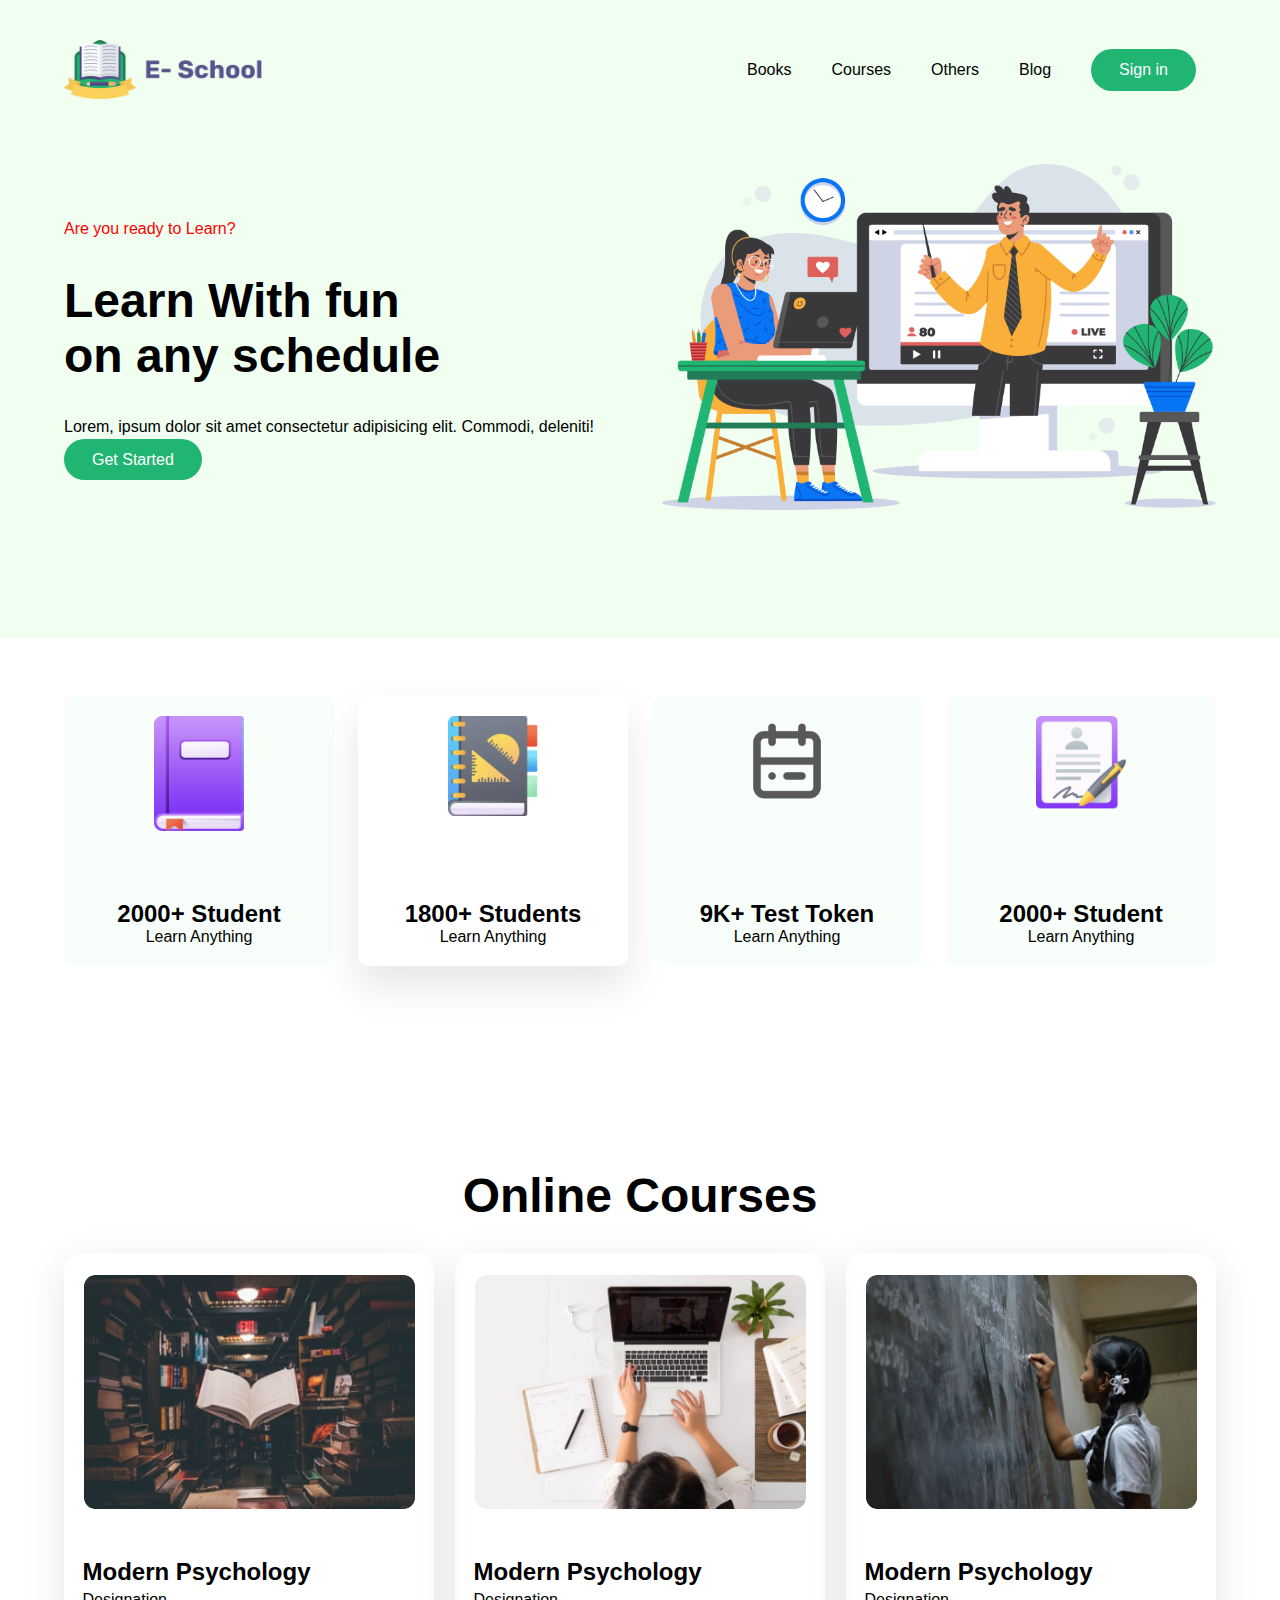
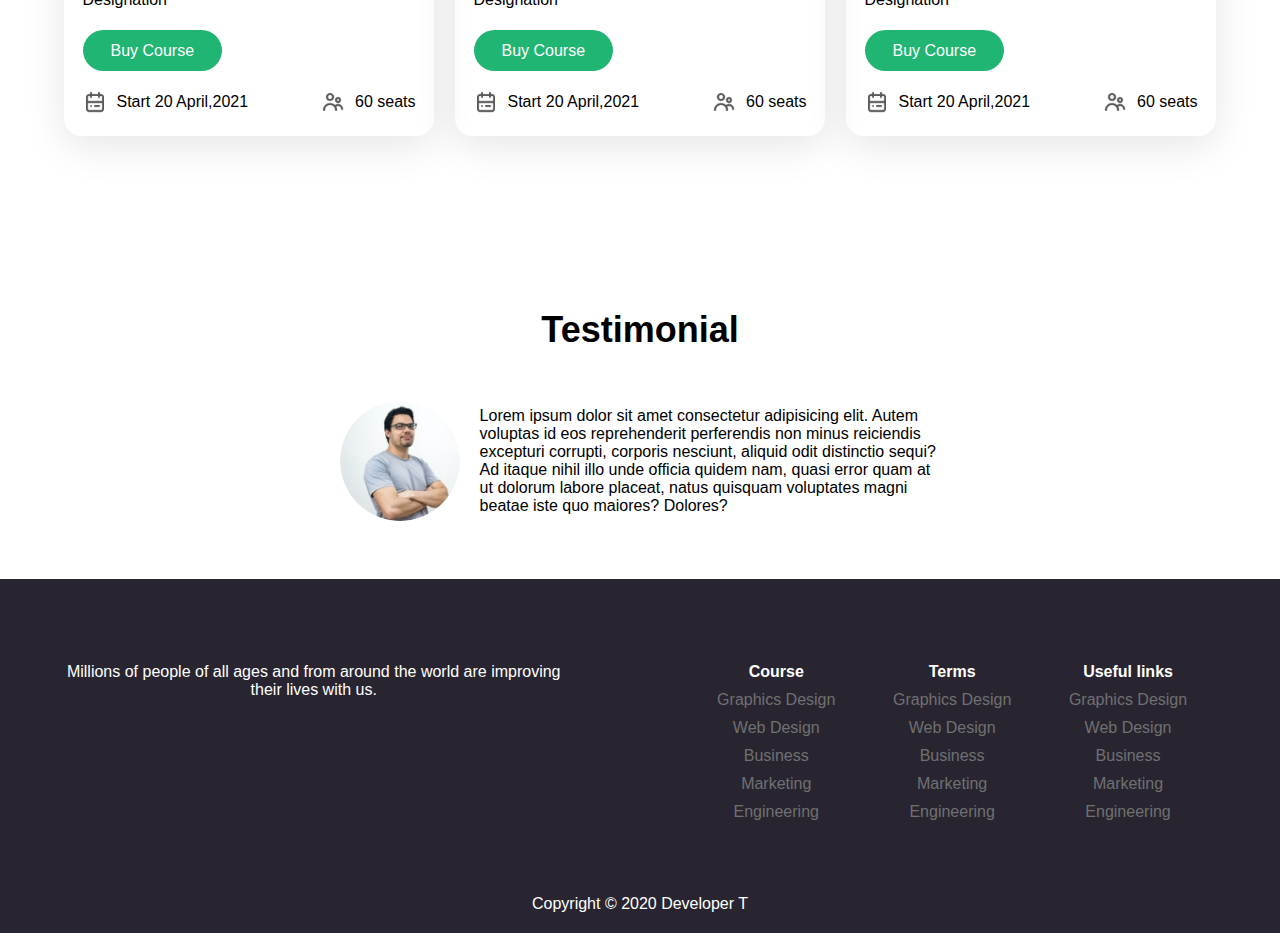
<file: index.html>
<!DOCTYPE html>
<html lang="en">
  <head>
    <meta charset="UTF-8" />
    <meta http-equiv="X-UA-Compatible" content="IE=edge" />
    <meta name="viewport" content="width=device-width, initial-scale=1.0" />
    <link rel="stylesheet" href="styles.css" />
    <title>E School</title>
  </head>
  <body>
    <header>
      <div class="navigation">
        <div class="logo"><img src="images/ICON/Logo.png" alt="" /></div>
        <nav>
          <ul>
            <li><a href="">Books</a></li>
            <li><a href="">Courses</a></li>
            <li><a href="">Others</a></li>
            <li><a href="">Blog</a></li>
            <li>
              <button class="btn"><a href="">Sign in</a></button>
            </li>
          </ul>
        </nav>
      </div>
      <div class="intro">
        <div class="intro-content">
          <p class="accent">Are you ready to Learn?</p>
          <h1>
            Learn With fun <br />
            on <span>any schedule</span>
          </h1>
          <p>
            Lorem, ipsum dolor sit amet consectetur adipisicing elit. Commodi,
            deleniti!
          </p>
          <button class="btn"><a href="">Get Started</a></button>
        </div>
        <div class="intro-img">
          <img src="images/Photos/Illustration.png" alt="" />
        </div>
      </div>
    </header>
    <main>
      <div class="margin">
        <section class="sm-cards">
          <div class="sm-card">
            <div class="sm-card-img">
              <img src="images/ICON/book.png" alt="" />
            </div>
            <div class="sm-card-contant">
              <h2>2000+ Student</h2>
              <p>Learn Anything</p>
            </div>
          </div>
          <div class="sm-card">
            <div class="sm-card-img">
              <img src="images/ICON/Students.png" alt="" />
            </div>
            <div class="sm-card-contant">
              <h2>1800+ Students</h2>
              <p>Learn Anything</p>
            </div>
          </div>
          <div class="sm-card">
            <div class="sm-card-img">
              <img src="images/ICON/calendar.png" alt="" />
            </div>
            <div class="sm-card-contant">
              <h2>9K+ Test Token</h2>
              <p>Learn Anything</p>
            </div>
          </div>
          <div class="sm-card">
            <div class="sm-card-img">
              <img src="images/ICON/Student.png" alt="" />
            </div>
            <div class="sm-card-contant">
              <h2>2000+ Student</h2>
              <p>Learn Anything</p>
            </div>
          </div>
        </section>
        <section class="courses">
          <h1>Online Courses</h1>
          <div class="l-cards">
            <div class="l-card">
              <div class="l-card-img">
                <img src="images/Photos/Morder psyc.png" alt="" />
              </div>
              <div class="l-card-contant">
                <h2>Modern Psychology</h2>
                <p>Designation</p>
                <button class="btn"><a href="">Buy Course</a></button>
                <div class="l-card-contant-details">
                  <div class="l-card-contant-details-date">
                    <div class="l-card-contant-details-img">
                      <img src="images/ICON/calendar.png" alt="" />
                    </div>
                    <span>Start 20 April,2021</span>
                  </div>
                  <div class="l-card-contant-details-seats">
                    <div class="l-card-contant-details-img">
                      <img src="images/ICON/people.png" alt="" />
                    </div>
                    <span>60 seats</span>
                  </div>
                </div>
              </div>
            </div>
            <div class="l-card">
              <div class="l-card-img">
                <img src="images/Photos/Morder pychons.png" alt="" />
              </div>
              <div class="l-card-contant">
                <h2>Modern Psychology</h2>
                <p>Designation</p>
                <button class="btn"><a href="">Buy Course</a></button>
                <div class="l-card-contant-details">
                  <div class="l-card-contant-details-date">
                    <div class="l-card-contant-details-img">
                      <img src="images/ICON/calendar.png" alt="" />
                    </div>
                    <span>Start 20 April,2021</span>
                  </div>
                  <div class="l-card-contant-details-seats">
                    <div class="l-card-contant-details-img">
                      <img src="images/ICON/people.png" alt="" />
                    </div>
                    <span>60 seats</span>
                  </div>
                </div>
              </div>
            </div>
            <div class="l-card">
              <div class="l-card-img">
                <img src="images/Photos/Morder pyschology.png" alt="" />
              </div>
              <div class="l-card-contant">
                <h2>Modern Psychology</h2>
                <p>Designation</p>
                <button class="btn"><a href="">Buy Course</a></button>
                <div class="l-card-contant-details">
                  <div class="l-card-contant-details-date">
                    <div class="l-card-contant-details-img">
                      <img src="images/ICON/calendar.png" alt="" />
                    </div>
                    <span>Start 20 April,2021</span>
                  </div>
                  <div class="l-card-contant-details-seats">
                    <div class="l-card-contant-details-img">
                      <img src="images/ICON/people.png" alt="" />
                    </div>
                    <span>60 seats</span>
                  </div>
                </div>
              </div>
            </div>
          </div>
        </section>
        <!-- testimonial -->
        <section class="testimonial">
          <h2>Testimonial</h2>
          <div class="testimonial-container">
            <div class="testimonial-img">
              <img src="images/Photos/Man.png" alt="" />
            </div>
            <p class="testimonial-content">
              Lorem ipsum dolor sit amet consectetur adipisicing elit. Autem
              voluptas id eos reprehenderit perferendis non minus reiciendis
              excepturi corrupti, corporis nesciunt, aliquid odit distinctio
              sequi? Ad itaque nihil illo unde officia quidem nam, quasi error
              quam at ut dolorum labore placeat, natus quisquam voluptates magni
              beatae iste quo maiores? Dolores?
            </p>
          </div>
        </section>
      </div>
      <footer>
        <div class="footer-content-container">
          <div class="footer-content">
            <p>
              Millions of people of all ages and from around the world are
              improving their lives with us.
            </p>
          </div>
          <div class="footer-lists">
            <div class="lists">
              <ul>
                <li><a href="">Course</a></li>
                <li><a href="">Graphics Design</a></li>
                <li><a href="">Web Design</a></li>
                <li><a href="">Business</a></li>
                <li><a href="">Marketing</a></li>
                <li><a href="">Engineering</a></li>
              </ul>
            </div>
            <div class="lists">
              <ul>
                <li><a href="">Terms</a></li>
                <li><a href="">Graphics Design</a></li>
                <li><a href="">Web Design</a></li>
                <li><a href="">Business</a></li>
                <li><a href="">Marketing</a></li>
                <li><a href="">Engineering</a></li>
              </ul>
            </div>
            <div class="lists">
              <ul>
                <li><a href="">Useful links</a></li>
                <li><a href="">Graphics Design</a></li>
                <li><a href="">Web Design</a></li>
                <li><a href="">Business</a></li>
                <li><a href="">Marketing</a></li>
                <li><a href="">Engineering</a></li>
              </ul>
            </div>
          </div>
        </div>
        <p>Copyright © 2020 Developer T</p>
      </footer>
    </main>
  </body>
</html>
</file>
<file: styles.css>
*{
  box-sizing: border-box;
  padding: 0;
  margin: 0;
}

html {
  font-size: 62.5%;
  scroll-behavior: smooth;
}

body {
  font-family: sans-serif;
}

/* buttons */

.btn {
  border: 0;
  background: none;
}

.btn a {
  font-size: 1.6rem;
  text-decoration: none;
  color: white;
  background: #21B573;
  border-radius: 33px;
  padding: 12px 28px;
  
}

/* small cards */

.sm-cards {
  display: flex;
  flex-wrap: wrap;
  align-items: center;
  justify-content: space-between;
  gap: 10px;
  margin: 5% 0;
}

.sm-card {
  padding: 20px 0;
  border-radius: 10px;
  display: flex;
  flex-direction: column;
  /* gap: 5px; */
  align-items: center;
  justify-content: space-between;
  height: 270px;
  width: 270px;
  background: #F8FFFB;
}
.sm-card:nth-child(2) {
  background: none;
  box-shadow: 0px 20px 40px rgba(0, 0, 0, 0.1);
}
.sm-card-img {
  height: 90px;
  width: 90px;
}

.sm-card-img img {
  width: 100%;
}

.sm-card-contant {
  text-align: center;
}

.sm-card-contant h2 {
  font-size: 2.4rem;
}

.sm-card-contant p {
  font-size: 1.6rem;
}

/* large cards */

.l-cards {
  display: flex;
  align-items: center;
  justify-content: space-between;
  flex-wrap: wrap;
  gap: 10px;
}

.l-card {
  display: flex;
  flex-direction: column;
  /* gap: 100px; */
  justify-content: space-around;
  align-items: center;
  border-radius: 18px;
  height: 483px;
  width: 370px;
  box-shadow: 0px 10px 40px rgba(0, 0, 0, 0.1);;
}

.l-card-img {
  width: 331px;
  height: 234px;
}

.l-card-img img {
  width: 100%;
  border-radius: 11px;
}
.l-card-contant {
  width: 90%;
  text-align: left;
}
.l-card-contant .btn{
  margin: 30px 0;
}

.l-card-contant h2 {
  font-size: 2.4rem;
  margin: .5rem 0;
}
.l-card-contant-details {
  display: flex;
  justify-content: space-between;
}
.l-card-contant-details-date {
  display: flex;
  align-items: center;
  gap: 10px;
}

.l-card-contant-details-seats {
  display: flex;
  align-items: center;
  gap: 10px;
}

.l-card-contant p {
  font-size: 1.6rem;
  margin: .3rem 0;
}


.l-card-contant span {
  font-size: 1.6rem;
  margin: .3rem 0;
}

.l-card-contant-details-img {
  display: inline-block;
  height: 24px;
  width: 24px;
}

.l-card-contant-details-img img {
  width: 100%;
}

/* header */
header {
  background: #F0FFF0;

}
.navigation {
  display: flex;
  align-items: center;
  flex-wrap: wrap;
  justify-content: space-between;
  margin: 0 5%;
  padding-top: 40px;
}

.logo {
  height: 60px;
  width: 200px;
}

.logo img {
  width: 100%;
}

nav ul {
  list-style-type: none;
  display: flex;
  flex-wrap: wrap;
  align-items: center;
}

nav ul li a {
  text-decoration: none;
  display: flex;
  font-size: 1.6rem;
  margin: 5px 20px;
  word-wrap: wrap;
  color: black;
}

.intro {
  margin:5% 5% 0 5%;
  padding-bottom: 10%;
  display: flex;
  flex-wrap: wrap;
  align-items: center;
  justify-content: space-between;
}

.intro-content {
  width: 50%;
  margin: 2% 0;
  display: flex;
  flex-wrap: wrap;
  flex-direction: column;
  align-items: flex-start;
}

.intro-content .accent {
  color: red;
  font-size: 1.6rem;
}
.intro-content h1 {
  font-size: 4.8rem;
  margin: 2rem 0;
}
.intro-content p {
  font-size: 1.6rem;
  margin: 1.5rem 0;
}
.intro-img {
  width: 554px;
  height: 346px;
}

.intro-img img {
  width: 100%;
}

.margin {
  margin: 0 5%;
}

/* courses */
.courses {
  padding: 10% 0;
}

.courses h1 {
  font-size: 4.8rem;
  text-align: center;
  margin: 3rem;
}

/* testimonial */
.testimonial {
  margin: 5% 0;
}
.testimonial h2 {
  text-align: center;
  font-size: 3.6rem;
  margin: 5rem 0;
}
.testimonial-container {
  display: flex;
  flex-wrap: wrap;
  align-items: center;
  justify-content: center;
  gap: 20px;
}

.testimonial-img {
  height: 120px;
  width: 120px;
}
.testimonial-img img {
  width: 100%;
  border-radius: 50%;
}

.testimonial-content {
  width: 40%;
  font-size: 1.6rem;
}

/* footer */

footer {
  /* height: 370px; */
  background-color: #282531;
  width: 100%;
  padding: 20px 0;
  font-size: 1.6rem;
  color: white;
  text-align: center;
}

.footer-content-container {
  display: flex;
  padding: 5% 0;
  flex: 1;
  flex-wrap: wrap;
  align-items: center;
  margin: 0 5%;
}
.footer-content {
  align-self: baseline;
  margin-bottom: 10px;
}
.footer-content p {
  font-size: 1.6rem;
  color: white;
  width: 80%;
}

.footer-lists {
  display: flex;
  flex: 1;
  flex-wrap: wrap;
}

.lists {
  flex: 1;
  flex-wrap: wrap;
}

.lists ul li {
  list-style: none;
  margin-bottom: 10px;
}


.lists ul li a {
  color: rgb(112, 112, 112);
  font-size: 1.6rem;
  text-decoration: none;
}
.lists ul li a:hover {
  color: white;
  transition: all .5s;
}

.lists ul li:nth-child(1) a {
  color: white;
  font-weight: bold;
}
</file>
